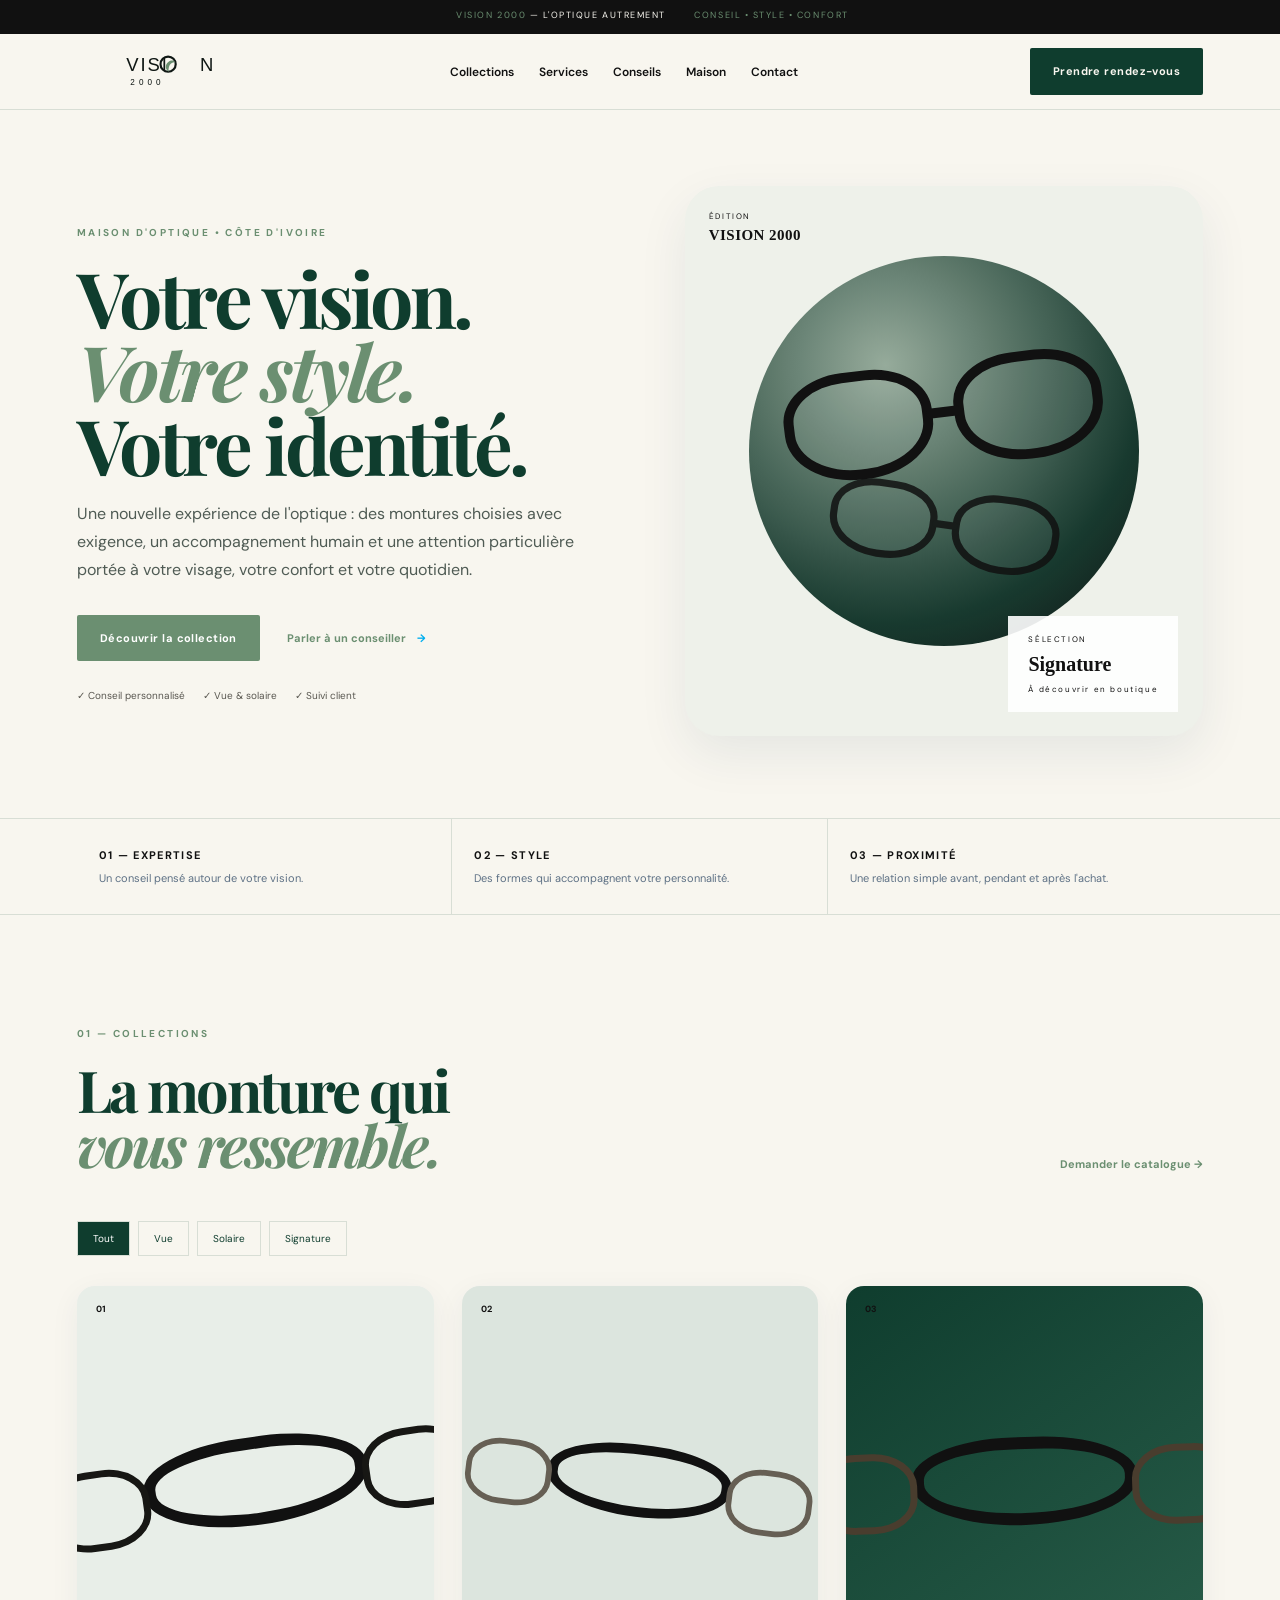
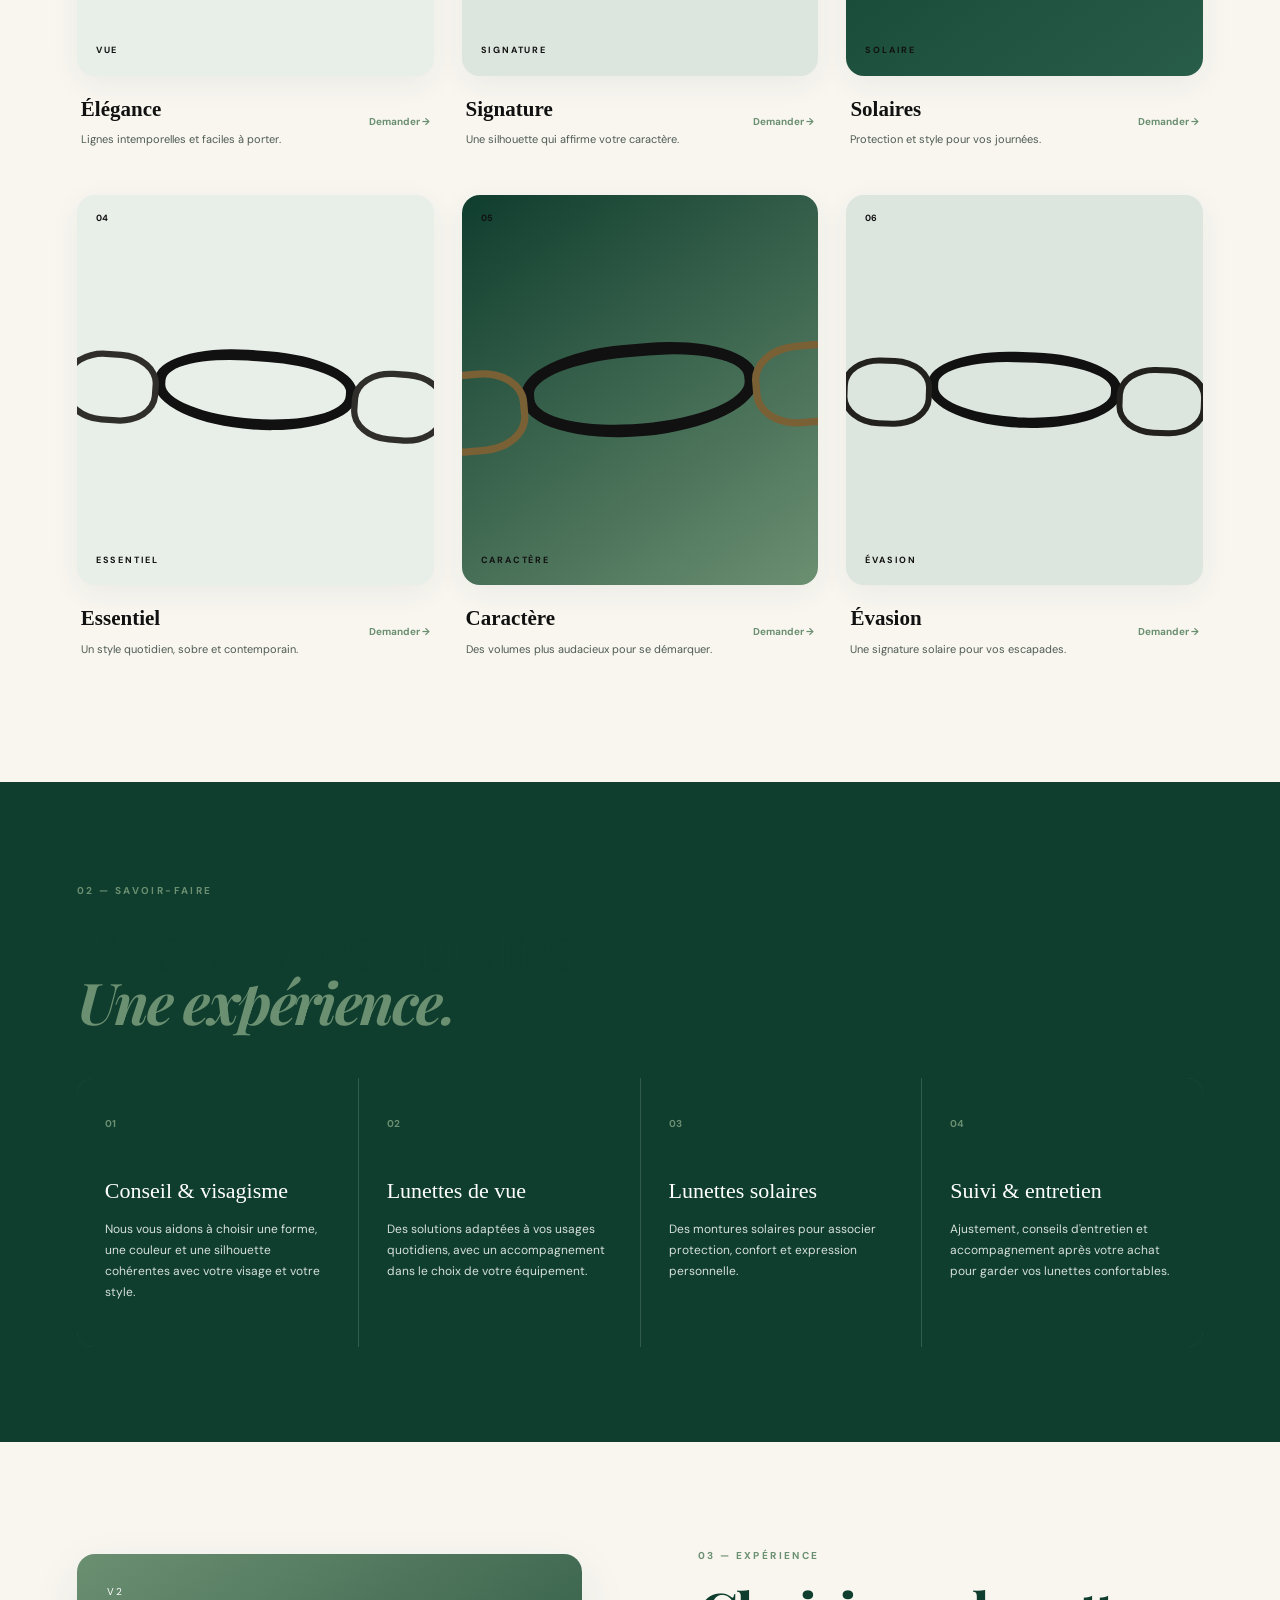
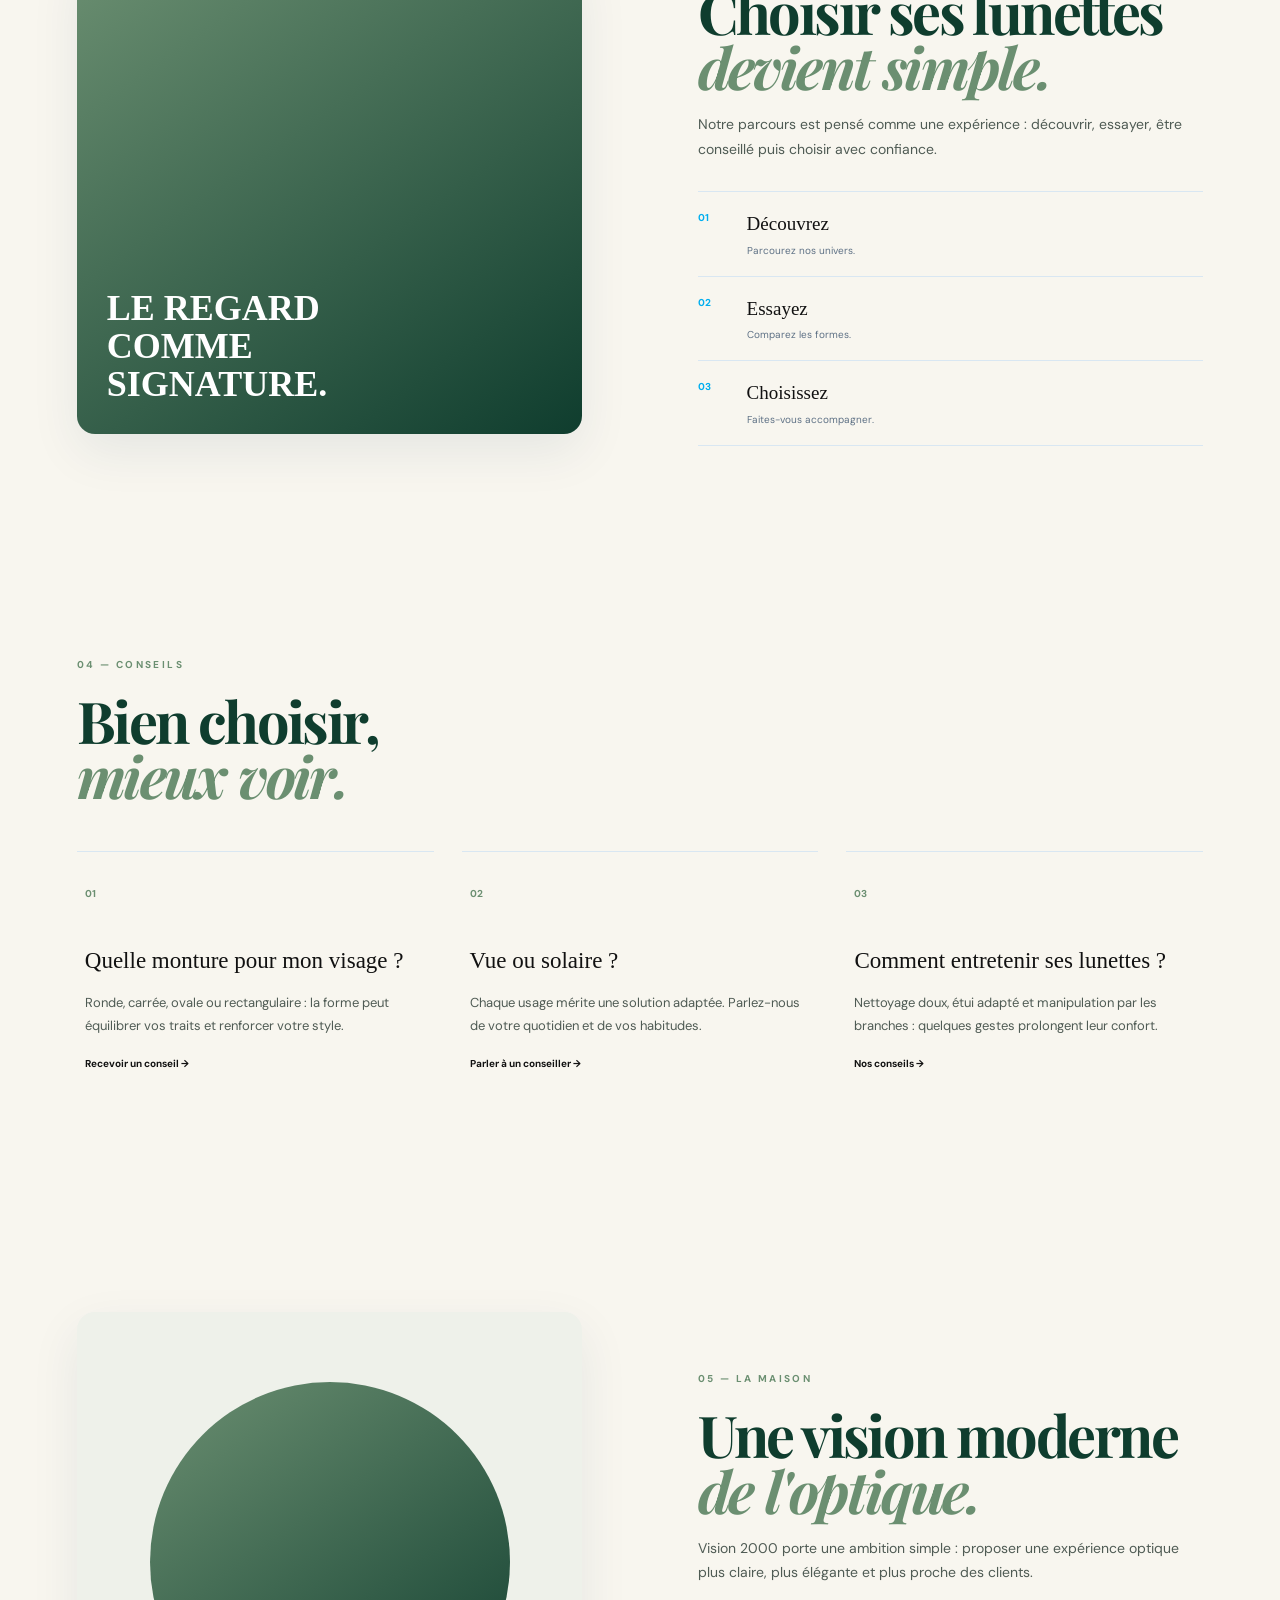
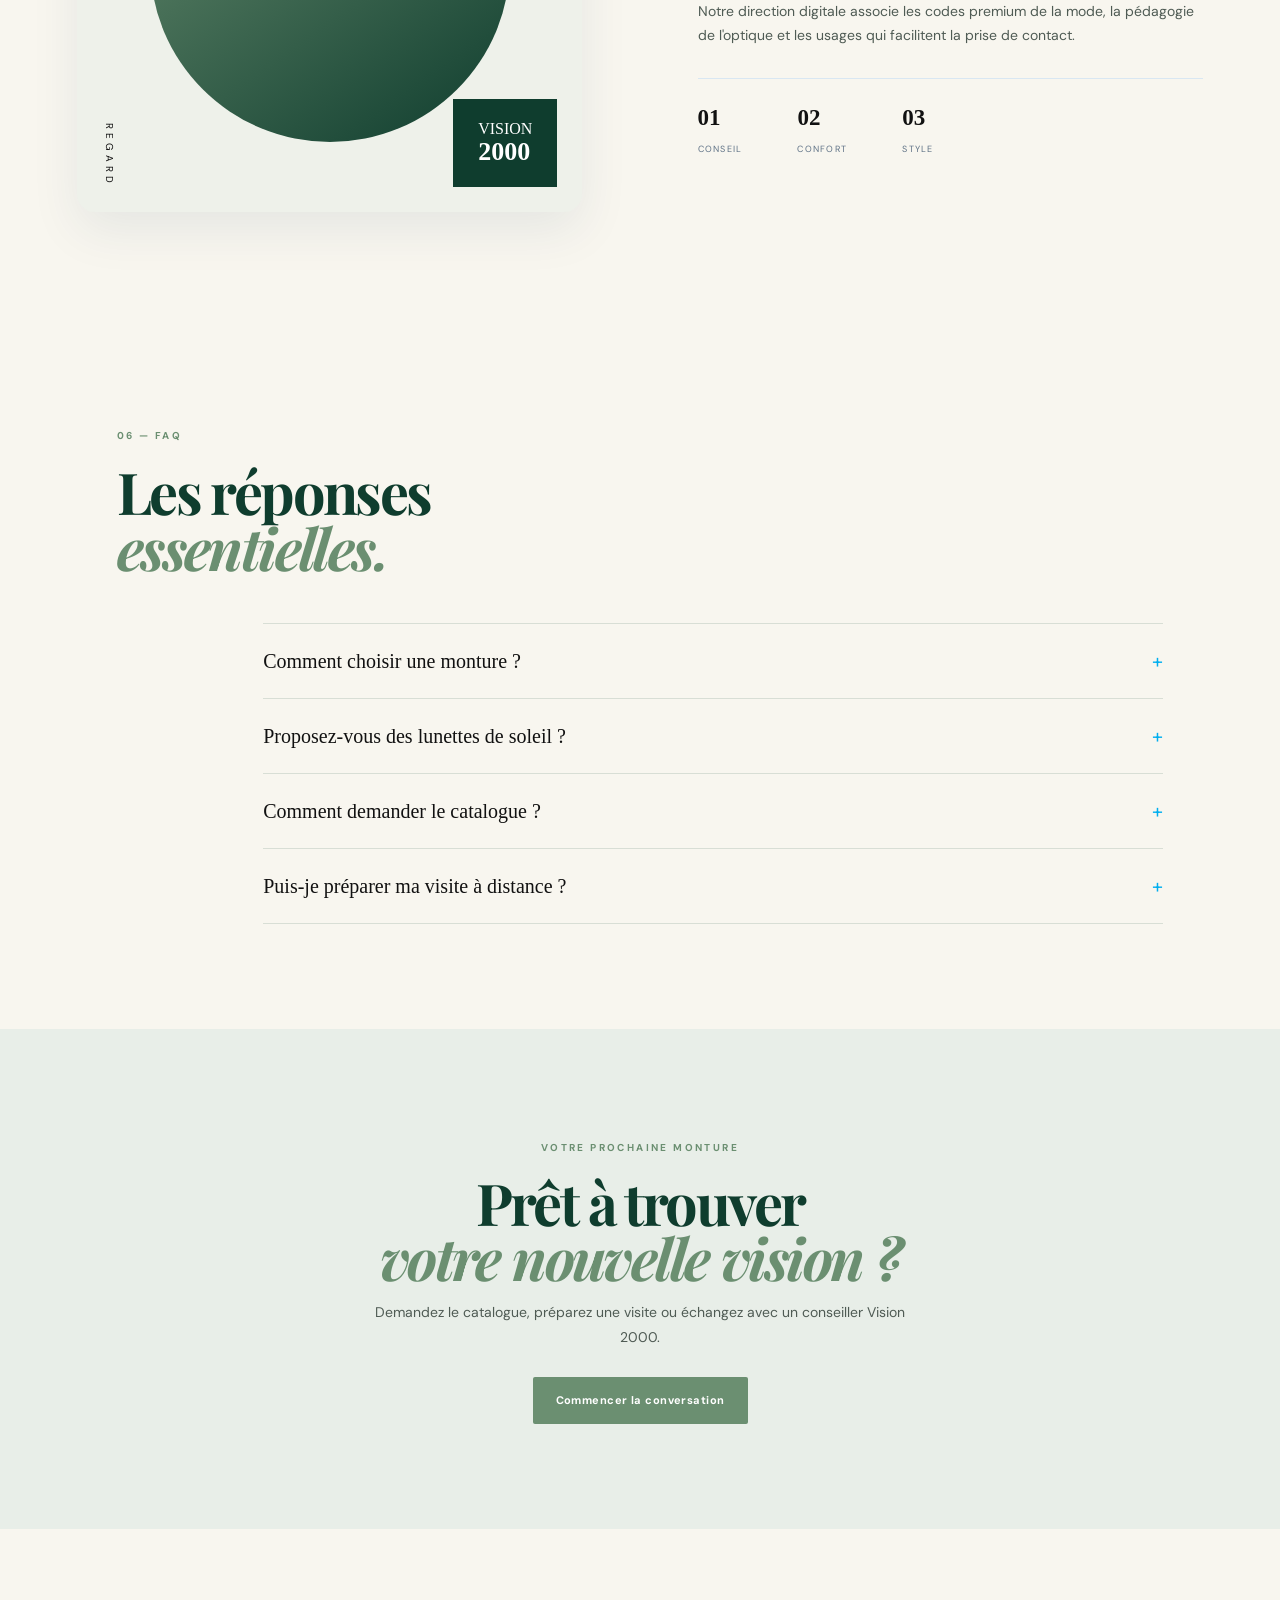
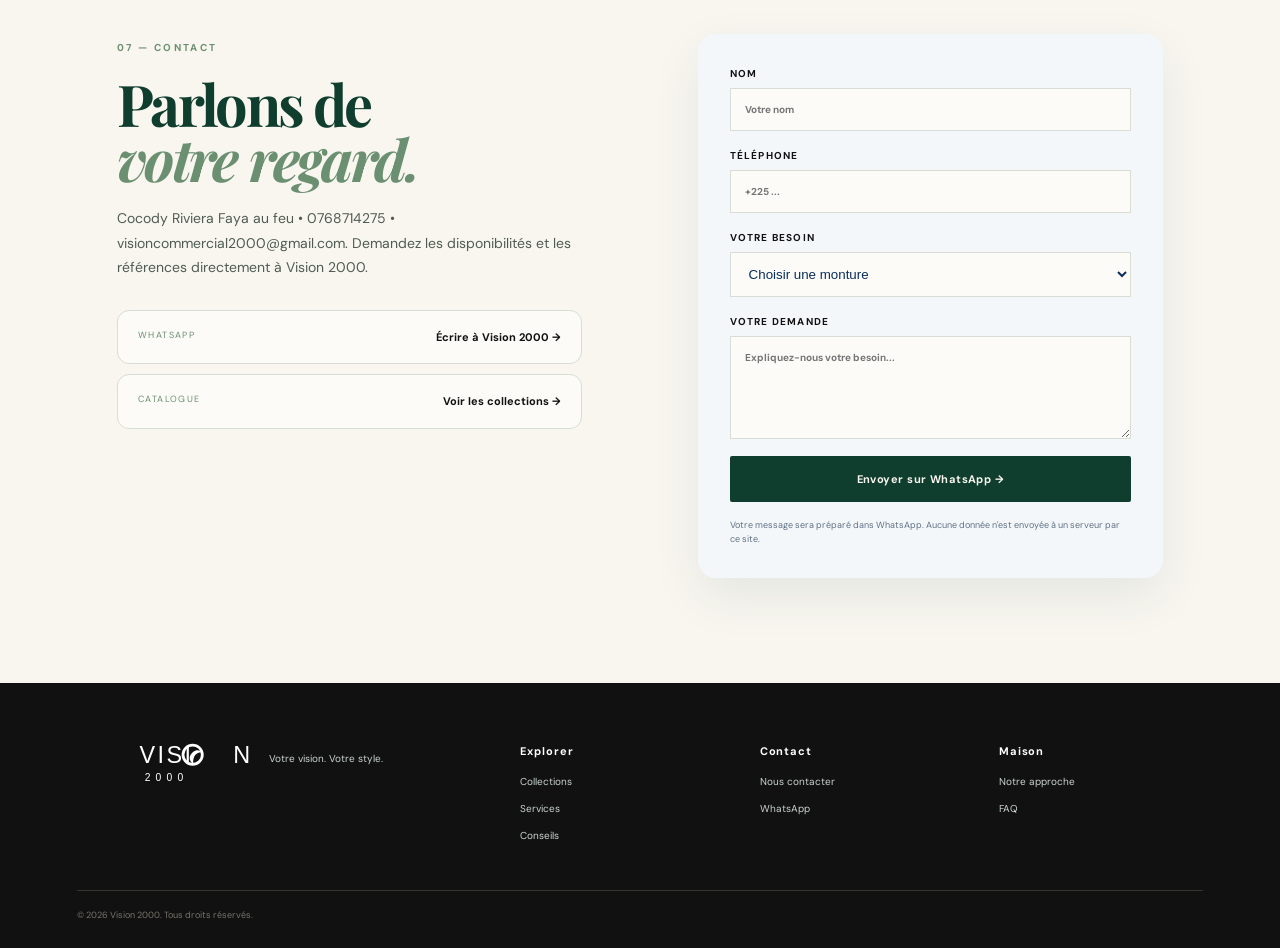
<file: index.html>
<!doctype html>
<html lang="fr">
<head>
<meta charset="utf-8">
<meta name="viewport" content="width=device-width,initial-scale=1">
<meta name="description" content="Vision 2000 — Maison d'optique moderne en Côte d'Ivoire. Montures, solaire, conseil et accompagnement personnalisé.">
<meta name="theme-color" content="#0B2D5B">
<title>Vision 2000 | Votre vision, notre expertise</title>
<link rel="preconnect" href="https://fonts.googleapis.com">
<link rel="preconnect" href="https://fonts.gstatic.com" crossorigin>
<link href="https://fonts.googleapis.com/css2?family=DM+Sans:wght@400;500;600;700&family=Playfair+Display:ital,wght@0,600;0,700;1,600;1,700&display=swap" rel="stylesheet">
<link rel="stylesheet" href="style.css?v=vision2000-v3">
</head>
<body>
<div class="topbar"><span>VISION 2000</span> — L'optique autrement <span class="topbar-right">Conseil • Style • Confort</span></div>

<header class="header">
<a class="brand" href="#accueil" aria-label="Vision 2000"><img class="brand-logo" src="assets/vision-2000-logo.svg" alt="Vision 2000"></a>
<nav id="nav" aria-label="Navigation principale">
<a href="#collections">Collections</a><a href="#services">Services</a><a href="#conseils">Conseils</a><a href="#apropos">Maison</a><a href="#contact">Contact</a>
</nav>
<a class="btn btn-dark header-cta" href="#contact">Prendre rendez-vous</a>
<button class="menu" aria-label="Ouvrir le menu" aria-expanded="false">☰</button>
</header>

<main>
<section id="accueil" class="hero">
<div class="hero-copy">
<span class="eyebrow">Maison d'optique • Côte d'Ivoire</span>
<h1>Votre vision.<br><em>Votre style.</em><br>Votre identité.</h1>
<p>Une nouvelle expérience de l'optique : des montures choisies avec exigence, un accompagnement humain et une attention particulière portée à votre visage, votre confort et votre quotidien.</p>
<div class="actions"><a class="btn btn-gold" href="#collections">Découvrir la collection</a><a class="text-link" href="#contact">Parler à un conseiller <span>→</span></a></div>
<div class="hero-points"><span>✓ Conseil personnalisé</span><span>✓ Vue & solaire</span><span>✓ Suivi client</span></div>
</div>
<div class="hero-art">
<div class="orb"></div><div class="hero-label">ÉDITION<br><strong>VISION 2000</strong></div>
<div class="glasses glasses-a"><span></span><span></span></div><div class="glasses glasses-b"><span></span><span></span></div>
<div class="hero-card"><small>SÉLECTION</small><strong>Signature</strong><span>À découvrir en boutique</span></div>
</div>
</section>

<section class="trust">
<div><strong>01 — EXPERTISE</strong><span>Un conseil pensé autour de votre vision.</span></div>
<div><strong>02 — STYLE</strong><span>Des formes qui accompagnent votre personnalité.</span></div>
<div><strong>03 — PROXIMITÉ</strong><span>Une relation simple avant, pendant et après l'achat.</span></div>
</section>



<section id="collections" class="section collection-section">
<div class="section-head"><div><span class="eyebrow">01 — Collections</span><h2>La monture qui<br><em>vous ressemble.</em></h2></div><a class="text-link" href="#contact">Demander le catalogue →</a></div>

<div class="filter-bar" aria-label="Filtrer les collections">
<button class="filter active" data-filter="all">Tout</button><button class="filter" data-filter="vue">Vue</button><button class="filter" data-filter="solaire">Solaire</button><button class="filter" data-filter="premium">Signature</button>
</div>

<div class="products">
<article class="product" data-category="vue"><div class="product-image p1"><div class="frame"></div><span>01</span><b>VUE</b></div><div class="product-info"><div><h3>Élégance</h3><p>Lignes intemporelles et faciles à porter.</p></div><a href="#contact">Demander →</a></div></article>
<article class="product" data-category="premium"><div class="product-image p2"><div class="frame"></div><span>02</span><b>SIGNATURE</b></div><div class="product-info"><div><h3>Signature</h3><p>Une silhouette qui affirme votre caractère.</p></div><a href="#contact">Demander →</a></div></article>
<article class="product" data-category="solaire"><div class="product-image p3"><div class="frame"></div><span>03</span><b>SOLAIRE</b></div><div class="product-info"><div><h3>Solaires</h3><p>Protection et style pour vos journées.</p></div><a href="#contact">Demander →</a></div></article>
<article class="product" data-category="vue"><div class="product-image p4"><div class="frame"></div><span>04</span><b>ESSENTIEL</b></div><div class="product-info"><div><h3>Essentiel</h3><p>Un style quotidien, sobre et contemporain.</p></div><a href="#contact">Demander →</a></div></article>
<article class="product" data-category="premium"><div class="product-image p5"><div class="frame"></div><span>05</span><b>CARACTÈRE</b></div><div class="product-info"><div><h3>Caractère</h3><p>Des volumes plus audacieux pour se démarquer.</p></div><a href="#contact">Demander →</a></div></article>
<article class="product" data-category="solaire"><div class="product-image p6"><div class="frame"></div><span>06</span><b>ÉVASION</b></div><div class="product-info"><div><h3>Évasion</h3><p>Une signature solaire pour vos escapades.</p></div><a href="#contact">Demander →</a></div></article>
</div>

</section>

<section id="services" class="dark-section">
<div class="section-head"><div><span class="eyebrow light">02 — Savoir-faire</span><h2>Plus que des lunettes.<br><em>Une expérience.</em></h2></div></div>
<div class="services">
<article><span>01</span><h3>Conseil & visagisme</h3><p>Nous vous aidons à choisir une forme, une couleur et une silhouette cohérentes avec votre visage et votre style.</p></article>
<article><span>02</span><h3>Lunettes de vue</h3><p>Des solutions adaptées à vos usages quotidiens, avec un accompagnement dans le choix de votre équipement.</p></article>
<article><span>03</span><h3>Lunettes solaires</h3><p>Des montures solaires pour associer protection, confort et expression personnelle.</p></article>
<article><span>04</span><h3>Suivi & entretien</h3><p>Ajustement, conseils d'entretien et accompagnement après votre achat pour garder vos lunettes confortables.</p></article>
</div>
</section>

<section class="experience section">
<div class="experience-visual"><span>V2</span><strong>LE REGARD<br>COMME SIGNATURE.</strong></div>
<div><span class="eyebrow">03 — Expérience</span><h2>Choisir ses lunettes<br><em>devient simple.</em></h2><p>Notre parcours est pensé comme une expérience : découvrir, essayer, être conseillé puis choisir avec confiance.</p>
<div class="steps"><div><b>01</b><span>Découvrez</span><small>Parcourez nos univers.</small></div><div><b>02</b><span>Essayez</span><small>Comparez les formes.</small></div><div><b>03</b><span>Choisissez</span><small>Faites-vous accompagner.</small></div></div></div>
</section>

<section id="conseils" class="section advice">
<div class="section-head"><div><span class="eyebrow">04 — Conseils</span><h2>Bien choisir,<br><em>mieux voir.</em></h2></div></div>
<div class="advice-grid">
<article><span>01</span><h3>Quelle monture pour mon visage ?</h3><p>Ronde, carrée, ovale ou rectangulaire : la forme peut équilibrer vos traits et renforcer votre style.</p><a href="#contact">Recevoir un conseil →</a></article>
<article><span>02</span><h3>Vue ou solaire ?</h3><p>Chaque usage mérite une solution adaptée. Parlez-nous de votre quotidien et de vos habitudes.</p><a href="#contact">Parler à un conseiller →</a></article>
<article><span>03</span><h3>Comment entretenir ses lunettes ?</h3><p>Nettoyage doux, étui adapté et manipulation par les branches : quelques gestes prolongent leur confort.</p><a href="#contact">Nos conseils →</a></article>
</div>
</section>

<section id="apropos" class="about section">
<div class="about-visual"><div class="about-circle"></div><div class="about-badge">VISION<br><strong>2000</strong></div><div class="about-word">REGARD</div></div>
<div class="about-copy"><span class="eyebrow">05 — La maison</span><h2>Une vision moderne<br><em>de l'optique.</em></h2><p>Vision 2000 porte une ambition simple : proposer une expérience optique plus claire, plus élégante et plus proche des clients.</p><p>Notre direction digitale associe les codes premium de la mode, la pédagogie de l'optique et les usages qui facilitent la prise de contact.</p><div class="stats"><div><strong>01</strong><span>Conseil</span></div><div><strong>02</strong><span>Confort</span></div><div><strong>03</strong><span>Style</span></div></div></div>
</section>

<section id="faq" class="faq section">
<div class="section-head"><div><span class="eyebrow">06 — FAQ</span><h2>Les réponses<br><em>essentielles.</em></h2></div></div>
<div class="faq-list">
<details><summary>Comment choisir une monture ? <span>+</span></summary><p>Le choix dépend notamment de la forme du visage, de vos habitudes, de votre correction et de votre style. Un conseiller peut vous guider en boutique.</p></details>
<details><summary>Proposez-vous des lunettes de soleil ? <span>+</span></summary><p>Oui. La collection solaire est pensée autour de la protection, du confort et du style. Les modèles disponibles peuvent être confirmés directement avec Vision 2000.</p></details>
<details><summary>Comment demander le catalogue ? <span>+</span></summary><p>Utilisez WhatsApp ou le formulaire ci-dessous. Nous pourrons ensuite vous orienter vers les modèles disponibles.</p></details>
<details><summary>Puis-je préparer ma visite à distance ? <span>+</span></summary><p>Oui. Envoyez votre demande, vos préférences et, si nécessaire, une photo de votre ordonnance. Les informations définitives seront confirmées par l'équipe.</p></details>
</div>
</section>

<section class="cta"><span class="eyebrow">Votre prochaine monture</span><h2>Prêt à trouver<br><em>votre nouvelle vision ?</em></h2><p>Demandez le catalogue, préparez une visite ou échangez avec un conseiller Vision 2000.</p><a class="btn btn-gold" href="#contact">Commencer la conversation</a></section>

<section id="contact" class="contact section">
<div><span class="eyebrow">07 — Contact</span><h2>Parlons de<br><em>votre regard.</em></h2><p>Cocody Riviera Faya au feu • 0768714275 • visioncommercial2000@gmail.com. Demandez les disponibilités et les références directement à Vision 2000.</p>
<div class="contact-cards"><a href="https://wa.me/?text=Bonjour%20Vision%202000%2C%20je%20souhaite%20des%20informations." target="_blank" rel="noopener"><span>WhatsApp</span><strong>Écrire à Vision 2000 →</strong></a><a href="#collections"><span>Catalogue</span><strong>Voir les collections →</strong></a></div></div>
<form id="contactForm"><label>Nom<input name="nom" required placeholder="Votre nom"></label><label>Téléphone<input name="telephone" required placeholder="+225 ..."></label><label>Votre besoin<select name="besoin"><option>Choisir une monture</option><option>Lunettes de vue</option><option>Lunettes solaires</option><option>Conseil visagisme</option><option>Demander le catalogue</option><option>Autre demande</option></select></label><label>Votre demande<textarea name="message" required rows="5" placeholder="Expliquez-nous votre besoin..."></textarea></label><button class="btn btn-dark" type="submit">Envoyer sur WhatsApp →</button><small>Votre message sera préparé dans WhatsApp. Aucune donnée n'est envoyée à un serveur par ce site.</small></form>
</section>
</main>

<footer class="footer"><div class="footer-brand"><img class="footer-logo" src="assets/vision-2000-logo.svg" alt="Vision 2000"><div><p>Votre vision. Votre style.</p></div></div><div><b>Explorer</b><a href="#collections">Collections</a><a href="#services">Services</a><a href="#conseils">Conseils</a></div><div><b>Contact</b><a href="#contact">Nous contacter</a><a href="https://wa.me/?text=Bonjour%20Vision%202000" target="_blank" rel="noopener">WhatsApp</a></div><div><b>Maison</b><a href="#apropos">Notre approche</a><a href="#faq">FAQ</a></div><div class="copyright">© 2026 Vision 2000. Tous droits réservés.</div></footer>
<script src="script.js"></script>
</body>
</html>
</file>
<file: style.css>
:root{--ink:#121210;--cream:#f5f1e8;--gold:#c5a15b;--gold2:#e0c98f;--muted:#706e68;--line:#ddd6c8;--white:#fff}*{box-sizing:border-box}html{scroll-behavior:smooth}::selection{background:var(--gold);color:#fff}.reveal{opacity:0;transform:translateY(18px);transition:opacity .7s ease,transform .7s ease}.reveal.is-visible{opacity:1;transform:none}body{margin:0;background:var(--cream);color:var(--ink);font-family:"DM Sans",sans-serif}a{text-decoration:none;color:inherit}button,input,textarea{font:inherit}.topbar{padding:9px 5vw;background:var(--ink);color:#eee8dc;text-align:center;font-size:9px;letter-spacing:.17em;text-transform:uppercase}.topbar span{margin-left:25px;color:var(--gold2)}.header{height:82px;padding:0 5vw;display:flex;align-items:center;justify-content:space-between;background:rgba(245,241,232,.95);backdrop-filter:blur(12px);position:sticky;top:0;z-index:20;border-bottom:1px solid rgba(18,18,16,.08)}.brand{display:flex;align-items:center;gap:10px;letter-spacing:.08em}.brand-mark{width:39px;height:39px;border:1.5px solid var(--ink);border-radius:50%;display:grid;place-items:center;font-family:Georgia;font-size:20px}.brand b{display:block;font-size:14px;line-height:13px}.brand small{display:block;font-size:9px;letter-spacing:.28em}.header nav{display:flex;gap:30px;font-size:12px;font-weight:600}.header nav a:hover,.footer a:hover{color:var(--gold)}.btn{display:inline-flex;align-items:center;justify-content:center;padding:14px 22px;border-radius:2px;font-weight:700;font-size:11px;letter-spacing:.04em;border:1px solid transparent;transition:.25s;cursor:pointer}.btn-dark{background:var(--ink);color:#fff}.btn-dark:hover{background:#302f2b;transform:translateY(-2px)}.btn-gold{background:var(--gold);color:#fff}.btn-gold:hover{background:#ad8b4e;transform:translateY(-2px)}.menu{display:none;border:0;background:none;font-size:25px}.hero{min-height:650px;padding:72px 7vw;display:grid;grid-template-columns:1fr 1fr;align-items:center;gap:5vw;overflow:hidden}.eyebrow{font-size:10px;letter-spacing:.24em;text-transform:uppercase;font-weight:700;color:var(--gold)}h1,h2{font-family:"Playfair Display",Georgia,serif;font-weight:700;letter-spacing:-.045em;line-height:.96;margin:18px 0}h1{font-size:clamp(48px,6vw,84px)}h2{font-size:clamp(39px,4.5vw,63px)}em{font-style:italic;color:#8d7448}p{color:var(--muted);line-height:1.75;font-size:14px}.hero-copy>p{max-width:520px;font-size:16px}.actions{display:flex;align-items:center;gap:27px;margin-top:31px}.text-link{font-size:11px;font-weight:700}.text-link span{color:var(--gold);margin-left:8px}.hero-points{display:flex;gap:18px;flex-wrap:wrap;margin-top:27px;font-size:10px;color:#595750}.hero-art{height:530px;position:relative;background:#e8decc;border-radius:48% 48% 5px 5px;overflow:hidden}.orb{position:absolute;width:390px;height:390px;border-radius:50%;background:radial-gradient(circle at 35% 28%,#dfca91,#9e7e48 68%,#51442f);top:70px;left:50%;transform:translateX(-50%);filter:saturate(.75)}.glasses{position:absolute;width:320px;height:115px;display:flex;gap:22px;z-index:2}.glasses span{width:149px;height:108px;border:10px solid #171714;border-radius:42% 42% 48% 48%;background:rgba(255,255,255,.06)}.glasses:after{content:"";position:absolute;width:35px;height:10px;background:#171714;left:143px;top:46px;border-radius:10px}.glasses-a{left:50%;top:175px;transform:translateX(-50%) rotate(-7deg)}.glasses-b{left:50%;top:286px;transform:translateX(-50%) rotate(8deg) scale(.72);opacity:.85}.hero-card{position:absolute;right:25px;bottom:24px;background:rgba(255,255,255,.9);padding:17px 20px;z-index:4;min-width:150px}.hero-card small,.hero-card span{display:block;font-size:8px;letter-spacing:.2em}.hero-card strong{display:block;font-family:Georgia;font-size:20px;margin:4px 0}.trust{display:grid;grid-template-columns:repeat(3,1fr);border-top:1px solid var(--line);border-bottom:1px solid var(--line);margin:0 7vw}.trust div{padding:25px;border-right:1px solid var(--line)}.trust div:last-child{border:0}.trust strong,.trust span{display:block}.trust strong{font-size:11px;letter-spacing:.12em}.trust span{font-size:11px;color:var(--muted);margin-top:6px}.section{padding:105px 7vw}.section-head{display:flex;justify-content:space-between;align-items:end;margin-bottom:48px}.products{display:grid;grid-template-columns:repeat(3,1fr);gap:22px}.product-image{height:405px;position:relative;overflow:hidden;display:grid;place-items:center}.product-image>span{position:absolute;top:17px;left:19px;font-size:9px;font-weight:700}.product-image>b{position:absolute;bottom:18px;left:19px;font-size:9px;letter-spacing:.2em}.p1{background:#d8cbb6}.p2{background:#c7c1b7}.p3{background:#ddd1bb}.frame{width:225px;height:88px;border:12px solid #171714;border-radius:45% 45% 50% 50%;position:relative;transform:rotate(-8deg)}.frame:before,.frame:after{content:"";position:absolute;width:91px;height:66px;border:7px solid #171714;border-radius:42%;top:0}.frame:before{right:100%;margin-right:7px}.frame:after{left:100%;margin-left:7px}.p2 .frame{transform:rotate(7deg) scale(.82);border-color:#665f54}.p2 .frame:before,.p2 .frame:after{border-color:#665f54}.p3 .frame{transform:rotate(-2deg);border-color:#493d2e}.p3 .frame:before,.p3 .frame:after{border-color:#493d2e}.product-info{display:flex;justify-content:space-between;align-items:center;padding:17px 2px}.product-info h3{margin:0;font-family:Georgia;font-size:20px}.product-info p{margin:5px 0 0;font-size:11px}.product-info a{font-size:10px;font-weight:700}.dark-section{background:#171714;color:#fff;padding:105px 7vw}.dark-section h2{color:#fff}.light{color:#c8a766}.services{display:grid;grid-template-columns:repeat(4,1fr);gap:1px;background:#3b3a35;margin-top:45px}.services article{padding:35px 27px;min-height:230px;background:#171714}.services article>span,.advice-grid article>span{font-size:10px;color:var(--gold);font-weight:700}.services h3{font-family:Georgia;font-size:22px;font-weight:500;margin:40px 0 10px}.services p{color:#aaa79e;font-size:12px}.advice-grid{display:grid;grid-template-columns:repeat(3,1fr);gap:20px}.advice-grid article{border-top:1px solid var(--line);padding:25px 4px}.advice-grid h3{font-family:Georgia;font-size:23px;font-weight:500;margin:40px 0 12px}.advice-grid p{font-size:13px}.advice-grid a{font-size:10px;font-weight:700}.about{display:grid;grid-template-columns:1fr 1fr;gap:9vw;align-items:center}.about-visual{height:500px;background:#ded4c2;position:relative;overflow:hidden}.about-circle{position:absolute;width:360px;height:360px;border-radius:50%;background:linear-gradient(145deg,#c4a15e,#4e412e);left:50%;top:50%;transform:translate(-50%,-50%)}.about-badge{position:absolute;right:25px;bottom:25px;background:var(--ink);color:white;padding:22px 25px;font-family:Georgia;line-height:1.05}.about-badge strong{font-size:26px}.about-copy p{max-width:540px}.stats{display:flex;gap:40px;border-top:1px solid var(--line);margin-top:30px;padding-top:22px}.stats strong{display:block;font-family:Georgia;font-size:23px}.stats span{font-size:9px;letter-spacing:.14em;text-transform:uppercase;color:var(--muted)}.cta{text-align:center;background:#e6dcc9;padding:100px 7vw}.cta h2{margin:17px auto 15px;max-width:720px}.cta p{max-width:560px;margin:0 auto 28px}.contact{display:grid;grid-template-columns:1fr 1fr;gap:9vw}.contact h2{margin-bottom:20px}.contact-cards{display:grid;gap:10px;margin-top:30px;max-width:470px}.contact-cards a{border:1px solid var(--line);padding:18px 20px;display:flex;justify-content:space-between;gap:20px;background:rgba(255,255,255,.22)}.contact-cards span{font-size:9px;text-transform:uppercase;letter-spacing:.16em;color:var(--gold)}.contact-cards strong{font-size:11px}.contact form{display:grid;gap:17px}.contact label{display:grid;gap:7px;font-size:10px;font-weight:700;text-transform:uppercase;letter-spacing:.12em}.contact input,.contact textarea{width:100%;border:1px solid var(--line);background:#fbf8f1;padding:13px 14px;outline:none;color:var(--ink);resize:vertical}.contact input:focus,.contact textarea:focus{border-color:var(--gold)}.contact form small{font-size:9px;color:var(--muted)}.footer{background:#11110f;color:#fff;padding:55px 7vw 25px;display:grid;grid-template-columns:2fr 1fr 1fr 1fr;gap:35px;position:relative}.footer-brand{display:flex;gap:12px}.footer .brand-mark{border-color:#fff}.footer b{font-size:11px;letter-spacing:.08em}.footer p,.footer a,.footer .muted{display:block;color:#a6a39b;font-size:10px;margin:12px 0}.footer a:hover{color:var(--gold2)}.copyright{grid-column:1/-1;border-top:1px solid #35342f;padding-top:18px;color:#77746c;font-size:9px}@media(max-width:900px){.header nav{display:none;position:absolute;top:82px;left:0;right:0;background:var(--cream);padding:22px 7vw;border-bottom:1px solid var(--line);flex-direction:column;gap:20px}.header nav.open{display:flex}.header-cta{display:none}.menu{display:block}.hero{grid-template-columns:1fr;padding-top:55px}.hero-art{height:430px}.products,.services{grid-template-columns:1fr 1fr}.about,.contact{grid-template-columns:1fr}.about-visual{height:400px}.footer{grid-template-columns:1fr 1fr}}@media(max-width:600px){.topbar span{display:none}.header{height:70px}.header nav{top:70px}.hero{padding:45px 6vw}.hero-art{height:390px}.hero-points{display:none}.actions{align-items:flex-start;flex-direction:column;gap:17px}.trust{grid-template-columns:1fr;margin:0 6vw}.trust div{border-right:0;border-bottom:1px solid var(--line)}.section,.dark-section{padding:75px 6vw}.section-head{display:block}.section-head>.text-link{display:inline-block;margin-top:5px}.products,.services,.advice-grid{grid-template-columns:1fr}.product-image{height:360px}.services article{min-height:auto}.about-visual{height:330px}.about-circle{width:260px;height:260px}.footer{grid-template-columns:1fr;padding:45px 6vw}.copyright{grid-column:1}.contact-cards a{display:block}.contact-cards strong{display:block;margin-top:8px}.hero-card{right:12px;bottom:12px}.orb{width:300px;height:300px}}

/* Vision 2000 V2 enhancements */
.topbar-right{margin-left:25px;color:var(--gold2)}
.hero-label{position:absolute;left:24px;top:24px;z-index:4;font-size:8px;letter-spacing:.2em;line-height:1.6}.hero-label strong{font-family:Georgia;font-size:15px;letter-spacing:.03em}
.filter-bar{display:flex;gap:8px;margin-bottom:25px}.filter{border:1px solid var(--line);background:transparent;padding:9px 15px;font-size:10px;cursor:pointer}.filter.active,.filter:hover{background:var(--ink);color:#fff;border-color:var(--ink)}
.product-image.p4{background:#d0c5b4}.product-image.p5{background:#c9bda8}.product-image.p6{background:#ded5c7}.p4 .frame{transform:rotate(4deg) scale(.9);border-color:#302e2a}.p4 .frame:before,.p4 .frame:after{border-color:#302e2a}.p5 .frame{transform:rotate(-5deg) scale(1.05);border-color:#7a6035}.p5 .frame:before,.p5 .frame:after{border-color:#7a6035}.p6 .frame{transform:rotate(2deg) scale(.86);border-color:#22211e}.p6 .frame:before,.p6 .frame:after{border-color:#22211e}
.catalog-note{font-size:10px;margin-top:22px;color:#858077}.experience{display:grid;grid-template-columns:1fr 1fr;gap:9vw;align-items:center}.experience-visual{height:480px;background:linear-gradient(145deg,#b89a60,#3b3327);position:relative;color:#fff;padding:30px;display:flex;flex-direction:column;justify-content:space-between}.experience-visual span{font-size:10px;letter-spacing:.2em}.experience-visual strong{font-family:Georgia;font-size:36px;line-height:1.05;max-width:330px}.steps{border-top:1px solid var(--line);margin-top:30px}.steps div{display:grid;grid-template-columns:45px 1fr;gap:4px;padding:18px 0;border-bottom:1px solid var(--line)}.steps b{color:var(--gold);font-size:10px}.steps span{font-family:Georgia;font-size:19px}.steps small{grid-column:2;color:var(--muted);font-size:10px}
.faq-list{max-width:900px;margin-left:auto}.faq-list details{border-top:1px solid var(--line);padding:22px 0}.faq-list details:last-child{border-bottom:1px solid var(--line)}.faq-list summary{list-style:none;cursor:pointer;font-family:Georgia;font-size:20px;display:flex;justify-content:space-between}.faq-list summary::-webkit-details-marker{display:none}.faq-list summary span{font-family:DM Sans;color:var(--gold)}.faq-list p{max-width:720px;font-size:12px;margin:15px 0 0}.about-word{position:absolute;left:25px;bottom:25px;font-size:10px;letter-spacing:.4em;writing-mode:vertical-rl}
.contact select{width:100%;border:1px solid var(--line);background:#fbf8f1;padding:13px 14px;outline:none;color:var(--ink)}.contact select:focus{border-color:var(--gold)}
@media(max-width:900px){.experience{grid-template-columns:1fr}.experience-visual{height:400px}.products{grid-template-columns:1fr 1fr}}@media(max-width:600px){.topbar-right{display:none}.experience-visual{height:330px}.experience-visual strong{font-size:29px}.filter-bar{overflow:auto;padding-bottom:5px}.filter{white-space:nowrap}}


/* VISION 2000 — IDENTITÉ OFFICIELLE V2 */
:root{--ink:#0B2D5B;--cream:#FFFFFF;--gold:#00AEEF;--gold2:#00AEEF;--muted:#5E7185;--line:#D9E7F2;--white:#FFFFFF;--sky:#E8F4FF;--light:#F4F6F8}
::selection{background:#00AEEF;color:#fff}body{background:#fff;color:#0B2D5B}.topbar{background:#0B2D5B;color:#E8F4FF}.topbar span,.topbar-right{color:#00AEEF}.header{background:rgba(255,255,255,.96);border-bottom-color:#D9E7F2}.brand{color:#0B2D5B}.brand-mark{border-color:#00AEEF;color:#0B2D5B}.header nav a:hover,.footer a:hover{color:#00AEEF}.btn-dark{background:#0B2D5B}.btn-dark:hover{background:#00AEEF}.btn-gold{background:#00AEEF}.btn-gold:hover{background:#0B2D5B}.eyebrow{color:#00AEEF}h1,h2{color:#0B2D5B}em{color:#00AEEF}p{color:#5E7185}.hero-art{background:#E8F4FF}.orb{background:radial-gradient(circle at 35% 28%,#00AEEF,#0B2D5B 68%,#08305f)}.glasses span{border-color:#0B2D5B}.glasses:after{background:#0B2D5B}.trust,.trust div{border-color:#D9E7F2}.filter{border-color:#D9E7F2;color:#0B2D5B}.filter.active,.filter:hover{background:#0B2D5B;border-color:#0B2D5B}.product-image.p1,.product-image.p4{background:#E8F4FF}.product-image.p2,.product-image.p6{background:#DCEEF9}.product-image.p3{background:linear-gradient(145deg,#0B2D5B,#1677B5)}.product-image.p5{background:linear-gradient(145deg,#0B2D5B,#00AEEF)}.product-info a,.text-link{color:#0B2D5B}.product-info a:hover,.text-link:hover{color:#00AEEF}.dark-section{background:#0B2D5B}.light,.services article>span,.advice-grid article>span{color:#00AEEF}.services{background:#23466E}.services article{background:#0B2D5B}.services p{color:#C7D8E8}.experience-visual{background:linear-gradient(145deg,#00AEEF,#0B2D5B)}.about-visual{background:#E8F4FF}.about-circle{background:linear-gradient(145deg,#00AEEF,#0B2D5B)}.about-badge{background:#0B2D5B}.cta{background:#E8F4FF}.contact-cards a{border-color:#D9E7F2;background:#F4F6F8}.contact-cards span{color:#00AEEF}.contact input,.contact textarea,.contact select{background:#F4F6F8;border-color:#D9E7F2}.contact input:focus,.contact textarea:focus,.contact select:focus{border-color:#00AEEF}.footer{background:#0B2D5B}.footer a:hover{color:#00AEEF}.faq-list details{border-color:#D9E7F2}.glass-catalog{background:#F4F6F8}.glass-family{background:#fff;border-color:#D9E7F2}.glass-family-head{border-color:#D9E7F2}.glass-family-head span{color:#00AEEF}.glass-item{border-color:#E8F0F6}


/* VISION 2000 — PALETTE FORCÉE V3 */
:root{--vision-navy:#0B2D5B;--vision-blue:#00AEEF;--vision-sky:#E8F4FF;--vision-border:#D9E7F2;--vision-text:#5E7185}
body{background:#fff!important;color:var(--vision-navy)!important}.topbar{background:var(--vision-navy)!important;color:#fff!important}
.topbar span,.topbar-right,.eyebrow,.light,.services article>span,.advice-grid article>span{color:var(--vision-blue)!important}
.header{background:rgba(255,255,255,.98)!important;border-bottom-color:var(--vision-border)!important}
.brand,.brand b,.brand small{color:var(--vision-navy)!important}.brand-mark{border-color:var(--vision-blue)!important;color:var(--vision-navy)!important}
.header nav a:hover,.footer a:hover,.text-link,.product-info a{color:var(--vision-blue)!important}
.btn-dark{background:var(--vision-navy)!important;color:#fff!important}.btn-dark:hover{background:var(--vision-blue)!important}
.btn-gold{background:var(--vision-blue)!important;color:#fff!important}.btn-gold:hover{background:var(--vision-navy)!important}
h1,h2{color:var(--vision-navy)!important}em{color:var(--vision-blue)!important}p{color:var(--vision-text)!important}
.hero-art{background:var(--vision-sky)!important}.orb{background:radial-gradient(circle at 35% 28%,#5bd0f5,#0B2D5B 68%,#061d3b)!important}
.glasses span,.frame{border-color:var(--vision-navy)!important}.glasses:after{background:var(--vision-navy)!important}
.trust,.trust div{border-color:var(--vision-border)!important}
.product-image.p1,.product-image.p4{background:var(--vision-sky)!important}.product-image.p2,.product-image.p6{background:#DCEEF9!important}
.product-image.p3{background:linear-gradient(145deg,#0B2D5B,#1677B5)!important}.product-image.p5{background:linear-gradient(145deg,#0B2D5B,#00AEEF)!important}
.filter{border-color:var(--vision-border)!important;color:var(--vision-navy)!important}.filter.active,.filter:hover{background:var(--vision-navy)!important;color:#fff!important}
.dark-section{background:var(--vision-navy)!important}.services{background:#23466E!important}.services article{background:var(--vision-navy)!important}.services p{color:#C7D8E8!important}
.experience-visual{background:linear-gradient(145deg,#00AEEF,#0B2D5B)!important}.about-visual{background:var(--vision-sky)!important}
.about-circle{background:linear-gradient(145deg,#00AEEF,#0B2D5B)!important}.about-badge{background:var(--vision-navy)!important}.cta{background:var(--vision-sky)!important}
.contact-cards a{border-color:var(--vision-border)!important;background:#F4F6F8!important}.contact-cards span{color:var(--vision-blue)!important}
.contact input,.contact textarea,.contact select{background:#F4F6F8!important;border-color:var(--vision-border)!important}
.contact input:focus,.contact textarea:focus,.contact select:focus{border-color:var(--vision-blue)!important}
.footer{background:var(--vision-navy)!important}.footer p,.footer a,.footer .muted{color:#C7D8E8!important}
.faq-list details,.glass-family-head,.glass-item{border-color:var(--vision-border)!important}.glass-catalog{background:#F4F6F8!important}
.glass-family{background:#fff!important;border-color:var(--vision-border)!important}.glass-family-head span{color:var(--vision-blue)!important}


/* VISION 2000 — UI/UX V4 : disposition premium + responsive */
:root{
  --v-navy:#0B2D5B;--v-blue:#00AEEF;--v-sky:#E8F4FF;--v-border:#D9E7F2;
  --v-text:#5E7185;--v-bg:#fff;--v-soft:#F4F7FA;--v-radius:18px;
  --v-shadow:0 18px 50px rgba(11,45,91,.08);
}
html{scroll-padding-top:92px}
body{overflow-x:hidden;line-height:1.5}
.topbar{min-height:34px;padding:9px 6vw;font-size:9px}
.header{height:76px;padding:0 6vw;gap:25px}
.header nav{gap:25px;flex:1;justify-content:center}
.header-cta{white-space:nowrap}
.brand{flex:0 0 auto}
.hero{max-width:1440px;margin:auto;min-height:680px;padding:76px 6vw 82px;gap:7vw}
.hero-copy{max-width:650px}
.hero-copy>p{max-width:590px}
.hero-art{height:550px;border-radius:34px;box-shadow:var(--v-shadow)}
.actions{flex-wrap:wrap}
.trust{max-width:1320px;margin:0 auto;padding:0 6vw}
.trust div{padding:28px 22px}
.section,.dark-section{padding-left:6vw;padding-right:6vw}
.section{max-width:1440px;margin:auto}
.section-head{gap:30px}
.section-head h2{margin-bottom:0}
.products{grid-template-columns:repeat(3,minmax(0,1fr));gap:28px}
.product{min-width:0}
.product-image{height:390px;border-radius:var(--v-radius);box-shadow:0 8px 30px rgba(11,45,91,.06);transition:transform .3s,box-shadow .3s}
.product:hover .product-image{transform:translateY(-5px);box-shadow:var(--v-shadow)}
.product-info{padding:18px 4px}
.product-info h3{font-size:21px}
.product-info p{max-width:260px}
.filter-bar{margin-bottom:30px}
.dark-section{padding-top:95px;padding-bottom:95px}
.services{max-width:1200px;margin:42px auto 0;grid-template-columns:repeat(4,1fr);border-radius:16px;overflow:hidden}
.services article{padding:32px 28px;min-height:250px}
.experience{max-width:1440px;margin:auto;padding:100px 6vw}
.experience-visual{border-radius:var(--v-radius);box-shadow:var(--v-shadow)}
.advice-grid{grid-template-columns:repeat(3,minmax(0,1fr));gap:28px}
.advice-grid article{padding:28px 8px}
.about{max-width:1440px;margin:auto}
.about-visual{border-radius:var(--v-radius);box-shadow:var(--v-shadow)}
.about-copy{max-width:600px}
.stats{gap:55px}
.faq{max-width:1200px}
.faq-list{max-width:900px}
.cta{padding:105px 6vw}
.contact{max-width:1200px;margin:auto}
.contact form{background:var(--v-soft);padding:32px;border-radius:var(--v-radius);box-shadow:var(--v-shadow)}
.contact-cards a{transition:.25s;border-radius:12px}
.contact-cards a:hover{transform:translateX(4px);border-color:var(--v-blue);box-shadow:0 10px 30px rgba(11,45,91,.06)}
.footer{padding-left:6vw;padding-right:6vw}
.glass-catalog{max-width:none!important;margin:55px calc(50% - 50vw)!important;padding:75px 6vw!important}
.glass-catalog-grid{max-width:1200px;margin:auto;grid-template-columns:repeat(2,minmax(0,1fr));gap:24px}
.glass-family{border-radius:16px;box-shadow:0 8px 28px rgba(11,45,91,.05)}
.glass-list{gap:0 28px}
.glass-item{min-width:0}
.reveal{transition:opacity .6s ease,transform .6s ease}
@media(max-width:1100px){
  .header nav{gap:15px}
  .hero{gap:4vw}
  .hero-art{height:500px}
  .products{gap:18px}
}
@media(max-width:900px){
  .header{height:72px}
  .hero{grid-template-columns:1fr;min-height:auto;padding-top:55px}
  .hero-copy{max-width:760px}
  .hero-art{height:470px;max-width:720px;width:100%;margin:auto}
  .products{grid-template-columns:repeat(2,minmax(0,1fr))}
  .services{grid-template-columns:repeat(2,1fr)}
  .advice-grid{grid-template-columns:1fr}
  .advice-grid article{border-bottom:1px solid var(--v-border)}
  .experience{grid-template-columns:1fr;padding-top:75px}
  .experience-visual{height:430px}
  .about,.contact{grid-template-columns:1fr}
  .contact form{order:2}
}
@media(max-width:600px){
  .topbar{padding:8px 5vw}
  .header{padding:0 5vw}
  .brand-mark{width:36px;height:36px}
  .hero{padding:42px 5vw 65px}
  h1{font-size:clamp(43px,14vw,65px)}
  h2{font-size:clamp(36px,11vw,52px)}
  .hero-art{height:360px;border-radius:24px}
  .orb{width:270px;height:270px;top:55px}
  .glasses{transform:translateX(-50%) scale(.78)}
  .glasses-a{top:145px}
  .glasses-b{top:245px}
  .hero-card{padding:13px 15px;min-width:135px}
  .trust{padding:0 5vw}
  .trust div{padding:20px 4px}
  .section,.dark-section{padding-left:5vw;padding-right:5vw}
  .section{padding-top:70px;padding-bottom:70px}
  .section-head{margin-bottom:30px}
  .products{grid-template-columns:1fr;gap:10px}
  .product-image{height:330px}
  .product-info{padding:15px 2px 25px}
  .services{grid-template-columns:1fr;border-radius:12px}
  .services article{min-height:0;padding:27px 23px}
  .experience{padding:70px 5vw}
  .experience-visual{height:320px}
  .experience-visual strong{font-size:27px}
  .about-visual{height:310px}
  .stats{gap:28px}
  .cta{padding:75px 5vw}
  .contact form{padding:22px;border-radius:14px}
  .glass-catalog{margin:35px calc(50% - 50vw)!important;padding:65px 5vw!important}
  .glass-catalog-grid{grid-template-columns:1fr}
  .glass-family{padding:20px}
  .glass-list{grid-template-columns:1fr}
  .footer{padding-left:5vw;padding-right:5vw}
}



/* Logo officiel Vision 2000 */
.brand-logo{display:block;width:142px;height:auto;max-height:52px;object-fit:contain}
.footer-logo{display:block;width:180px;height:auto;max-height:62px;object-fit:contain;filter:brightness(0) invert(1)}
.footer-brand{align-items:flex-start}
@media(max-width:600px){.brand-logo{width:128px}.footer-logo{width:170px}}


/* VISION 2000 — PALETTE OFFICIELLE DU CONCEPT 3 */
:root{
  --vision-green:#0F3D2E;
  --vision-sage:#6B8F71;
  --vision-ivory:#F8F6EF;
  --vision-black:#111111;
  --vision-soft:#EEF1EA;
  --vision-line:#D8DED5;
  --vision-text:#4F5B54;
}
body{background:var(--vision-ivory)!important;color:var(--vision-black)!important}
.topbar{background:var(--vision-black)!important;color:var(--vision-ivory)!important}
.topbar span,.topbar-right,.eyebrow,.light,.services article>span,.advice-grid article>span{color:var(--vision-sage)!important}
.header{background:rgba(248,246,239,.97)!important;border-bottom-color:var(--vision-line)!important}
.brand,.brand b,.brand small{color:var(--vision-green)!important}
.header nav a:hover,.footer a:hover,.text-link,.product-info a{color:var(--vision-sage)!important}
.btn-dark{background:var(--vision-green)!important;color:var(--vision-ivory)!important}
.btn-dark:hover{background:var(--vision-black)!important}
.btn-gold{background:var(--vision-sage)!important;color:#fff!important}
.btn-gold:hover{background:var(--vision-green)!important}
h1,h2{color:var(--vision-green)!important}
em{color:var(--vision-sage)!important}
p{color:var(--vision-text)!important}
.hero-art{background:var(--vision-soft)!important}
.orb{background:radial-gradient(circle at 35% 28%,#91AD98,var(--vision-green) 68%,var(--vision-black))!important}
.glasses span,.frame{border-color:var(--vision-black)!important}
.glasses:after{background:var(--vision-black)!important}
.trust,.trust div{border-color:var(--vision-line)!important}
.product-image.p1,.product-image.p4{background:#E8EEE8!important}
.product-image.p2,.product-image.p6{background:#DCE5DE!important}
.product-image.p3{background:linear-gradient(145deg,var(--vision-green),#285D49)!important}
.product-image.p5{background:linear-gradient(145deg,var(--vision-green),var(--vision-sage))!important}
.filter{border-color:var(--vision-line)!important;color:var(--vision-green)!important}
.filter.active,.filter:hover{background:var(--vision-green)!important;color:#fff!important}
.dark-section{background:var(--vision-green)!important}
.services{background:#315C4C!important}
.services article{background:var(--vision-green)!important}
.services p{color:#D6E1DB!important}
.experience-visual{background:linear-gradient(145deg,var(--vision-sage),var(--vision-green))!important}
.about-visual{background:var(--vision-soft)!important}
.about-circle{background:linear-gradient(145deg,var(--vision-sage),var(--vision-green))!important}
.about-badge{background:var(--vision-green)!important}
.cta{background:#E8EEE8!important}
.contact-cards a{border-color:var(--vision-line)!important;background:#FCFBF7!important}
.contact-cards span{color:var(--vision-sage)!important}
.contact input,.contact textarea,.contact select{background:#FCFBF7!important;border-color:var(--vision-line)!important}
.contact input:focus,.contact textarea:focus,.contact select:focus{border-color:var(--vision-sage)!important}
.footer{background:var(--vision-black)!important}
.footer p,.footer a,.footer .muted{color:#CBD5CF!important}
.faq-list details,.glass-family-head,.glass-item{border-color:var(--vision-line)!important}
</file>
